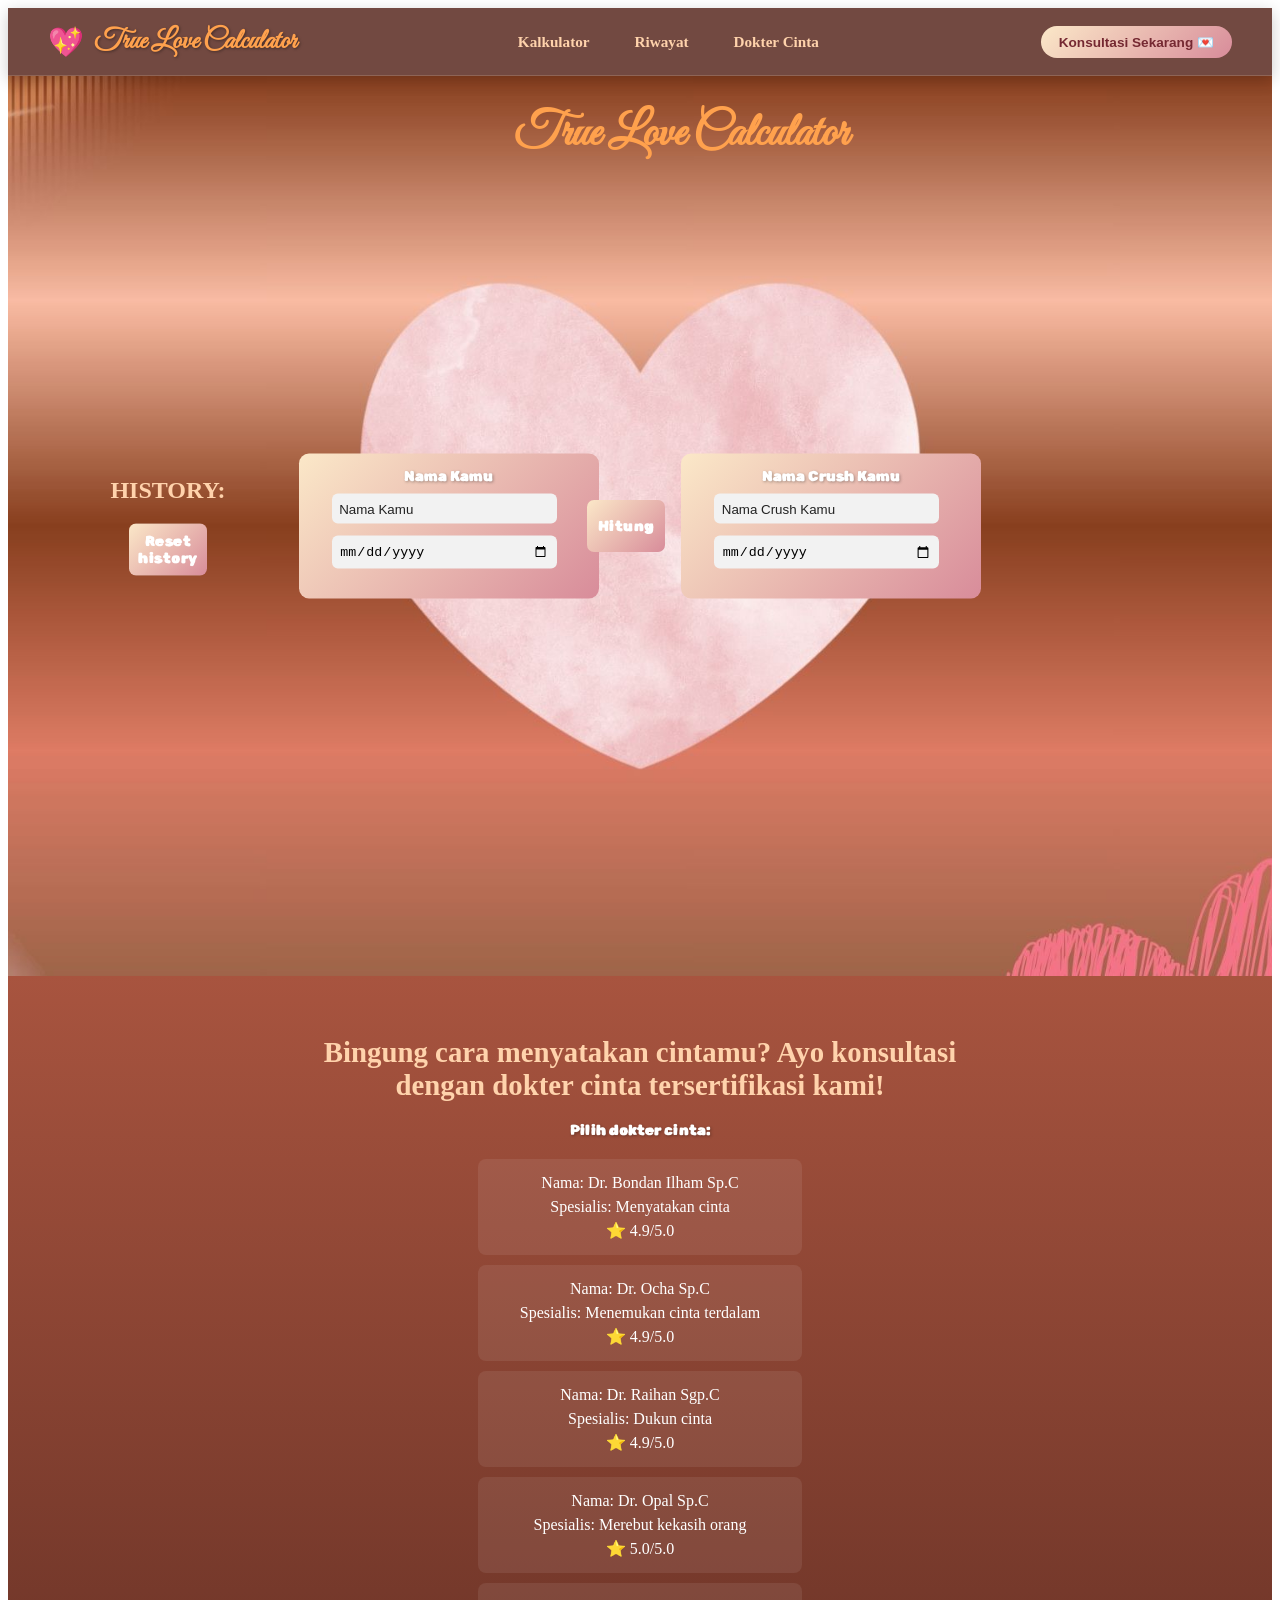
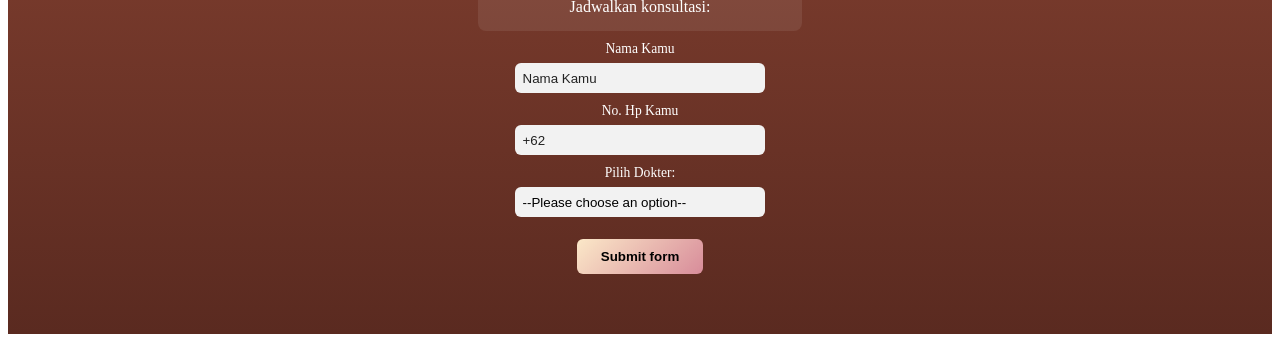
<file: index.html>
<!DOCTYPE html>
<html lang="en">
<head>
    <meta charset="UTF-8">
    <meta name="viewport" content="width=device-width, initial-scale=1.0">
    <title>Temukan Cinta Sejatimu</title>
    <link rel="stylesheet" href="lovecal.css">

    <link rel="preconnect" href="https://fonts.googleapis.com">
    <link rel="preconnect" href="https://fonts.gstatic.com" crossorigin>
    <link href="https://fonts.googleapis.com/css2?family=Great+Vibes&family=Rubik+Spray+Paint&display=swap" rel="stylesheet">
</head>

<body class="body">
    <header class="mainHeader">
    <div class="logoContainer">
        <span class="logoIcon">💖</span>
        <span class="logoText">True Love Calculator</span>
    </div>

    <nav class="navMenu">
        <a href="#hero" class="navLink">Kalkulator</a>
        <a href="#historyWrap" class="navLink">Riwayat</a>
        <a href="#footerKonsul" class="navLink">Dokter Cinta</a>
    </nav>

    <div class="headerAction">
        <button class="navBtn" onclick="document.querySelector('#footerKonsul').scrollIntoView({behavior: 'smooth'})">
            Konsultasi Sekarang 💌
        </button>
    </div>
</header>
<main>

    <div class="hero" id="hero">
        <h1 class="mainTitle">True Love Calculator</h1>
        <div class="mainkiri">
    <h3>Nama Kamu</h3>
    <input type="text" id="name1" class="heroInput" placeholder="Nama Kamu">
    <input type="date" id="dob1" class="heroInput">
</div>
<button id="hitungBtn" class="button">Hitung</button>
<div class="mainkanan">
    <h3>Nama Crush Kamu</h3>
    <input type="text" id="name2" class="heroInput" placeholder="Nama Crush Kamu">
    <input type="date" id="dob2" class="heroInput">
</div>
        <h2 class="percentage" id="hasilScore"></h2>
        <!--  -->
        <div id="scrollHintContainer"></div>
        <div class="historyWrapper" id="historyWrap">
            <h2 class="historyTitle">HISTORY:</h2>
            <div id="history"></div>
            <button id="deleteBtn" class="button" style="position:static; transform:none;">Reset history</button>
        </div>
    </div>
</main>

    <footer class="footerKonsul" id="footerKonsul">
        <h1>Bingung cara menyatakan cintamu? Ayo konsultasi dengan dokter cinta tersertifikasi kami!</h1>
        <h3>Pilih dokter cinta:</h3>
        <div>
            <p>Nama: Dr. Bondan Ilham Sp.C<br>Spesialis: Menyatakan cinta<br>⭐ 4.9/5.0</p>
            <p>Nama: Dr. Ocha Sp.C<br>Spesialis: Menemukan cinta terdalam<br>⭐ 4.9/5.0</p>
            <p>Nama: Dr. Raihan Sgp.C<br>Spesialis: Dukun cinta<br>⭐ 4.9/5.0</p>
            <p>Nama: Dr. Opal Sp.C<br>Spesialis: Merebut kekasih orang<br>⭐ 5.0/5.0</p>
        </div>
        <div>
            <p>Jadwalkan konsultasi:</p>
            <label>Nama Kamu</label>
            <input type="text" placeholder="Nama Kamu">
            <label>No. Hp Kamu</label>
            <input type="number" placeholder="+62">
            <label for="doctor-select">Pilih Dokter:</label>
            <select name="doctor" id="doctor-select">
                <option value="" disabled selected>--Please choose an option--</option>
                <option value="dr1">Dr. Bondan Ilham Sp.C</option>
                <option value="dr2">Dr. Ocha Sp.C</option>
                <option value="dr3">Dr. Raihan Sgp.C</option>
                <option value="dr4">Dr. Opal Sp.C</option>
            </select>
            <button id="konsulBtn">Submit form</button>
        </div>
    </footer>
    <script src="calculator.js"></script>
</body>
</html>
</file>
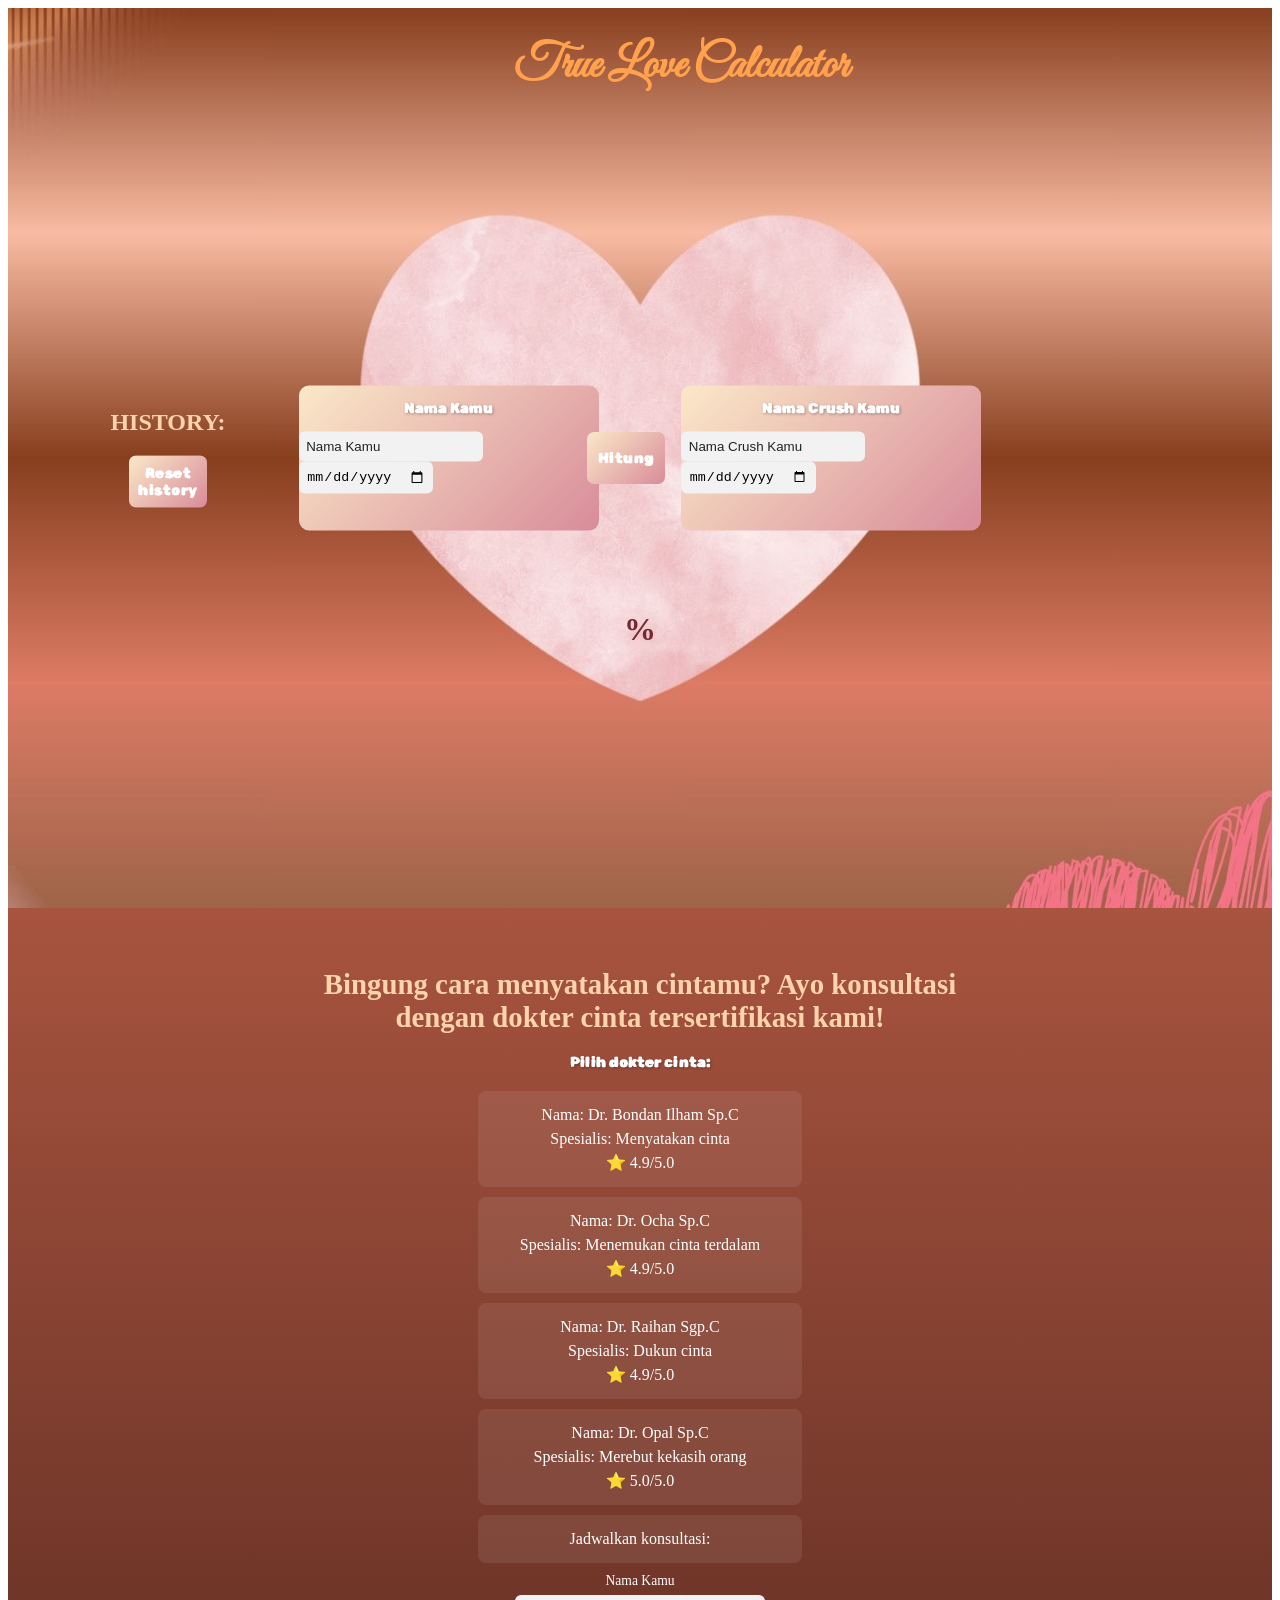
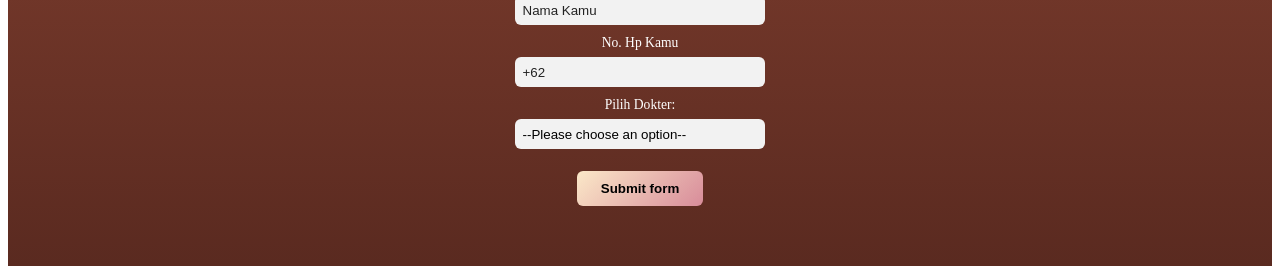
<file: calculator.html>
<!DOCTYPE html>
<html lang="en">
<head>
    <meta charset="UTF-8">
    <meta name="viewport" content="width=device-width, initial-scale=1.0">
    <title>Temukan Cinta Sejatimu</title>
    <link rel="stylesheet" href="lovecal.css">

    <link rel="preconnect" href="https://fonts.googleapis.com">
    <link rel="preconnect" href="https://fonts.gstatic.com" crossorigin>
    <link href="https://fonts.googleapis.com/css2?family=Great+Vibes&family=Rubik+Spray+Paint&display=swap" rel="stylesheet">
</head>

<body class="body">
    <div class="hero">
        <h1 class="mainTitle">True Love Calculator</h1>
        <div class="mainkiri">
            <h3>Nama Kamu</h3>
            <input type="text" id="name1" placeholder="Nama Kamu">
            <input type="date" id="dob1">
        </div>
        <button id="hitungBtn" class="button">Hitung</button>
        <div class="mainkanan">
            <h3>Nama Crush Kamu</h3>
            <input type="text" id="name2" placeholder="Nama Crush Kamu">
            <input type="date" id="dob2">
        </div>
        <h2 class="percentage" id="hasilScore">%</h2>
        <div class="historyWrapper">
            <h2 class="historyTitle">HISTORY:</h2>
            <div id="history"></div>
            <button id="deleteBtn" class="button" style="position:static; transform:none;">Reset history</button>
        </div>
    </div>

    <footer class="footerKonsul">
        <h1>Bingung cara menyatakan cintamu? Ayo konsultasi dengan dokter cinta tersertifikasi kami!</h1>
        <h3>Pilih dokter cinta:</h3>
        <div>
            <p>Nama: Dr. Bondan Ilham Sp.C<br>Spesialis: Menyatakan cinta<br>⭐ 4.9/5.0</p>
            <p>Nama: Dr. Ocha Sp.C<br>Spesialis: Menemukan cinta terdalam<br>⭐ 4.9/5.0</p>
            <p>Nama: Dr. Raihan Sgp.C<br>Spesialis: Dukun cinta<br>⭐ 4.9/5.0</p>
            <p>Nama: Dr. Opal Sp.C<br>Spesialis: Merebut kekasih orang<br>⭐ 5.0/5.0</p>
        </div>
        <div>
            <p>Jadwalkan konsultasi:</p>
            <label>Nama Kamu</label>
            <input type="text" placeholder="Nama Kamu">
            <label>No. Hp Kamu</label>
            <input type="number" placeholder="+62">
            <label for="doctor-select">Pilih Dokter:</label>
            <select name="doctor" id="doctor-select">
                <option value="" disabled selected>--Please choose an option--</option>
                <option value="dr1">Dr. Bondan Ilham Sp.C</option>
                <option value="dr2">Dr. Ocha Sp.C</option>
                <option value="dr3">Dr. Raihan Sgp.C</option>
                <option value="dr4">Dr. Opal Sp.C</option>
            </select>
            <button id="konsulBtn">Submit form</button>
        </div>
    </footer>
    <script src="calculator.js"></script>
</body>
<script src="calculator.js"></script>
</html>
</file>
<file: lovecal.css>
pal css

.body {
    margin: 0 auto;
    min-height: 100vh;
    overflow-y: auto; 
    position: relative;
}

.hero {
    background-image: url(./gambar/Made-For.jpg);
    background-position: center; 
    background-repeat: no-repeat; 
    background-size: cover;
    height: 100vh;
    width: 100%;
    position: relative;
}

input,
select {
  padding: 7.5px;
  border-radius: 6px;
  border: 1px;
  -webkit-appearance: none;
  -moz-appearance: none;
  appearance: none;
  background: #f2f2f2;
  transition: box-shadow 0.3s ease, transform 0.2s ease;
}

input:focus,
select:focus {
  outline: none;
  box-shadow: 0 0 8px rgba(216, 140, 154, 0.6);
}

input:focus::placeholder {
  color: transparent;
}

input::placeholder {
  color: #222;
  transition: color 0.3s ease;
}

.mainkiri {
    width: 300px;
    height: 145px;
    background-image: linear-gradient(135deg, #fbe8c8 0%, #d88c9a 100%);
    background-position: center;
    background-repeat: no-repeat;
    background-size: cover;
    margin: auto;
    border-radius: 10px;
    border: 1px;

    position: absolute;
    top: 50%;
    left: 23%;
    transform: translateY(-50%);
  }

.mainkanan {
  width: 300px;
  height: 145px;
  background-image: linear-gradient(135deg, #fbe8c8 0%, #d88c9a 100%);an’t automatically merge.
  background-position: center;
  background-repeat: no-repeat;
  background-size: cover;
  margin: auto;
  border-radius: 10px;
  border: 1px; 

  position: absolute;
  top: 50%;
  right: 23%;
  transform: translateY(-50%);
}

.mainkiri, .mainkanan {
    transition: transform 0.3s ease, box-shadow 0.3s ease;
}

.mainkiri:hover {
    transform: translateY(-50%) scale(1.03);
    box-shadow: 0 0 20px rgba(239, 16, 131, 0.5);
}

.mainkanan:hover {
    transform: translateY(-50%) scale(1.03);
    box-shadow: 0 0 20px rgba(239, 16, 131, 0.5);
}

.mainTitle {
    font-size: 3rem;
    animation: pulse 1.5s ease-in-out infinite, glow 2s ease-in-out infinite; 
    will-change: transform, filter;
    color: #FFA14D;
    text-align: center;
    font-family: "Great Vibes", cursive;
    position: absolute;
    top: -0.5%;
    left: 40%;
}

@keyframes glow {
  0%, 100% { filter: drop-shadow(0 0 5px #ef1083); }
  50% { filter: drop-shadow(0 0 20px #ef1083); }
}
  
@keyframes pulse{
    0%, 100% {transform: scale(1);}
    50% {transform: scale(1.1);}
}

.historyTitle {
    text-align: center;
    color: #FFD3AC;
    margin: 0 0 8px 0;
}

.historyWrapper {
    position: absolute;
    top: 50%;
    left: 20px;
    transform: translateY(-50%);
    width: 280px;
    text-align: center;
    display: flex;
    flex-direction: column;
    align-items: center;
}

#history {
    width: 100%;
    max-height: calc(3 * 52px + 2 * 6px);
    overflow-y: auto;
    display: flex;
    flex-direction: column-reverse;
    gap: 6px;
    padding: 6px;
    box-sizing: border-box;
}

.historyClass {
    width: 100%;
    height: auto;
    min-height: 36px;
    background-image: linear-gradient(135deg, #fbe8c8 0%, #d88c9a 100%);
    border-radius: 8px;
    padding: 8px;
    box-sizing: border-box;
    color: #752932;
    font-weight: bold;
    font-size: 0.85rem;
    flex-shrink: 0;
    margin: 0;
}

h3 {
    text-align: center;
    color: #fff;
    text-shadow: 1px 1px 3px rgba(0,0,0,0.3);
    font-size: 0.9rem;
    font-family: "Rubik Spray Paint", system-ui;
    font-weight: 400;
    font-style: normal;
}

.percentage {
  position: absolute;
  top: 64%;
  left: 50%;
  transform: translateX(-50%);
  font-size: 2rem;
  font-weight: bold;
  color: #752932;
  text-align: center;
}

.heroInput {
  width: 210px;
  margin: 6px;
  position: relative;
  top: -8%;
  right: -9%;
}

.button {
  width: 78px;
  height: 52px;
  border-radius: 7px;
  border: 1px;
  padding: 5px;
  position: absolute;
  top: 50%;
  right: 48%;
  color:white;
  background-image: linear-gradient(135deg, #fbe8c8 0%, #d88c9a 100%);
  font-size: 0.9rem;
  font-family: "Rubik Spray Paint", system-ui;
  letter-spacing: 0.5px;
  font-weight: 1;
  font-style: normal;
  transform: translateY(-50%);
  transition: transform 0.3s ease, background-color 0.3s ease, box-shadow 0.3s ease;
}

.button:hover { 
  transform: translateY(-50%) scale(1.1);
  box-shadow: 0 0 15px rgba(156, 124, 9, 0.922);
}

.footerKonsul {
    position: relative;
    background: linear-gradient(180deg, #a8543f 0%, #5a2a20 100%);
    padding: 60px 20px;
    text-align: center;
    color: #fff;
    box-sizing: border-box;
}

.footerKonsul h1 {
    position: static;
    font-size: 1.8rem;
    max-width: 700px;
    margin: 0 auto 20px auto;
    color: #FFD3AC;
}

.footerKonsul h3 {
    position: static;
    margin-bottom: 20px;
}

.footerKonsul p {
    background: rgba(255,255,255,0.08);
    border-radius: 8px;
    padding: 12px;
    max-width: 300px;
    margin: 10px auto;
    line-height: 1.5;
}

.footerKonsul input,
.footerKonsul select {
    display: block;
    width: 250px;
    max-width: 90%;
    margin: 6px auto;
    box-sizing: border-box;
    position: static;
    border: none;
}

.footerKonsul label {
    display: block;
    margin-top: 10px;
    font-size: 0.85rem;
}

.footerKonsul button {
    margin-top: 16px;
    padding: 10px 24px;
    border-radius: 6px;
    border: none;
    background-image: linear-gradient(135deg, #fbe8c8 0%, #d88c9a 100%);
    font-weight: bold;
    cursor: pointer;
    transition: transform 0.3s ease, box-shadow 0.3s ease;

}

.footerKonsul button:hover{
   transform: scale(1.03);
  box-shadow: 0 0 20px rgba(239, 16, 131, 0.5);;

}

/* tambahan */

html {
    scroll-behavior: smooth;
}

#scrollHintContainer {
    position: absolute;
    top: 78%;
    left: 50%;
    transform: translateX(-50%);
    text-align: center;
    width: 90%;
    max-width: 500px;
}

.scrollHintText {
    color: #FFD3AC;
    font-size: 1.15rem;
    font-weight: bold;
    margin: 0 0 10px 0;
    text-shadow: 1px 1px 4px rgba(0, 0, 0, 0.6);
    line-height: 1.4;
}

.scrollHintBtn {
    padding: 10px 22px;
    background-image: linear-gradient(135deg, #fbe8c8 0%, #d88c9a 100%);
    color: #752932;
    border: none;
    font-weight: bold;
    font-size: 0.95rem;
    border-radius: 20px;
    cursor: pointer;
    box-shadow: 0 0 12px rgba(0, 0, 0, 0.35);
    transition: transform 0.3s ease, box-shadow 0.3s ease;
}

.scrollHintBtn:hover {
    transform: scale(1.05);
    box-shadow: 0 0 15px rgba(239, 16, 131, 0.6);
}

.mainHeader {
    display: flex;
    justify-content: space-between;
    align-items: center;
    padding: 15px 40px;
    background: rgba(90, 42, 32, 0.85);
    backdrop-filter: blur(10px);
    position: sticky;
    top: 0;
    z-index: 1000;
    border-bottom: 1px solid rgba(255, 211, 172, 0.2);
    box-shadow: 0 4px 15px rgba(0, 0, 0, 0.2);
}

.logoContainer {
    display: flex;
    align-items: center;
    gap: 10px;
    cursor: pointer;
}

.logoIcon {
    font-size: 1.8rem;
    animation: pulse 1.5s infinite ease-in-out;
}

.logoText {
    font-family: "Great Vibes", cursive;
    font-size: 1.8rem;
    color: #FFA14D;
    font-weight: bold;
    text-shadow: 1px 1px 3px rgba(0,0,0,0.4);
}

.navMenu {
    display: flex;
    gap: 15px;
}

.navLink {
    color: #FFD3AC;
    text-decoration: none;
    font-weight: 600;
    font-size: 0.95rem;
    padding: 8px 14px;
    border-radius: 6px;
    border: 1px solid transparent;
    transition: all 0.3s ease;
}

.navLink:hover {
    color: #fff;
    border-color: rgba(239, 16, 131, 0.5);
    background: rgba(239, 16, 131, 0.15);
    box-shadow: 0 0 10px rgba(239, 16, 131, 0.3);
}

.navBtn {
    padding: 8px 18px;
    background-image: linear-gradient(135deg, #fbe8c8 0%, #d88c9a 100%);
    color: #752932;
    border: none;
    border-radius: 20px;
    font-weight: bold;
    font-size: 0.85rem;
    cursor: pointer;
    transition: transform 0.3s ease, box-shadow 0.3s ease;
}

.navBtn:hover {
    transform: scale(1.05);
    box-shadow: 0 0 15px rgba(239, 16, 131, 0.6);
}

@media (min-width: 769px) and (max-width: 1024px) {
    .mainHeader {
        padding: 12px 20px;
    }

    .logoText {
        font-size: 1.5rem;
    }

    .mainTitle {
        font-size: 2.5rem;
        left: 50%;
        transform: translateX(-50%);
        width: 100%;
    }

    .mainkiri {
        left: 5%;
    }

    .mainkanan {
        right: 5%;
    }

    .button {
        right: 50%;
        transform: translate(50%, -50%);
    }

    .button:hover {
        transform: translate(50%, -50%) scale(1.1);
    }
}

@media (max-width: 768px) {
    .mainHeader {
        flex-direction: column;
        gap: 12px;
        padding: 15px;
        text-align: center;
        position: relative;
    }

    .navMenu {
        flex-wrap: wrap;
        justify-content: center;
        gap: 8px;
    }

    .navLink {
        font-size: 0.85rem;
        padding: 6px 10px;
    }

    .navBtn {
        font-size: 0.8rem;
        padding: 6px 14px;
    }

    .hero {
        height: auto;
        min-height: 100vh;
        padding: 30px 15px 50px 15px;
        box-sizing: border-box;
        display: flex;
        flex-direction: column;
        align-items: center;
    }

    .mainTitle {
        position: static;
        font-size: 2.2rem;
        margin-bottom: 25px;
        left: auto;
        top: auto;
    }

    .mainkiri, 
    .mainkanan {
        position: static;
        transform: none;
        width: 100%;
        max-width: 320px;
        height: auto;
        padding: 15px;
        margin: 10px 0;
        box-sizing: border-box;
        left: auto;
        right: auto;
        top: auto;
    }

    .mainkiri:hover, 
    .mainkanan:hover {
        transform: scale(1.02);
    }

    .heroInput {
        width: 90%;
        position: static;
        display: block;
        margin: 8px auto;
    }

    .button {
        position: static;
        transform: none;
        margin: 15px 0;
        width: 120px;
        height: 45px;
        right: auto;
        top: auto;
    }

    .button:hover {
        transform: scale(1.05);
    }

    .percentage {
        position: static;
        transform: none;
        margin: 15px 0;
        font-size: 1.5rem;
        left: auto;
        top: auto;
    }

    #scrollHintContainer {
        position: static;
        transform: none;
        margin: 20px auto;
        width: 100%;
        left: auto;
        top: auto;
    }

    .scrollHintText {
        font-size: 1rem;
    }

    .historyWrapper {
        position: static;
        transform: none;
        width: 100%;
        max-width: 320px;
        margin-top: 20px;
        left: auto;
        top: auto;
    }

    .footerKonsul {
        padding: 40px 15px;
    }

    .footerKonsul h1 {
        font-size: 1.4rem;
    }
}
</file>
